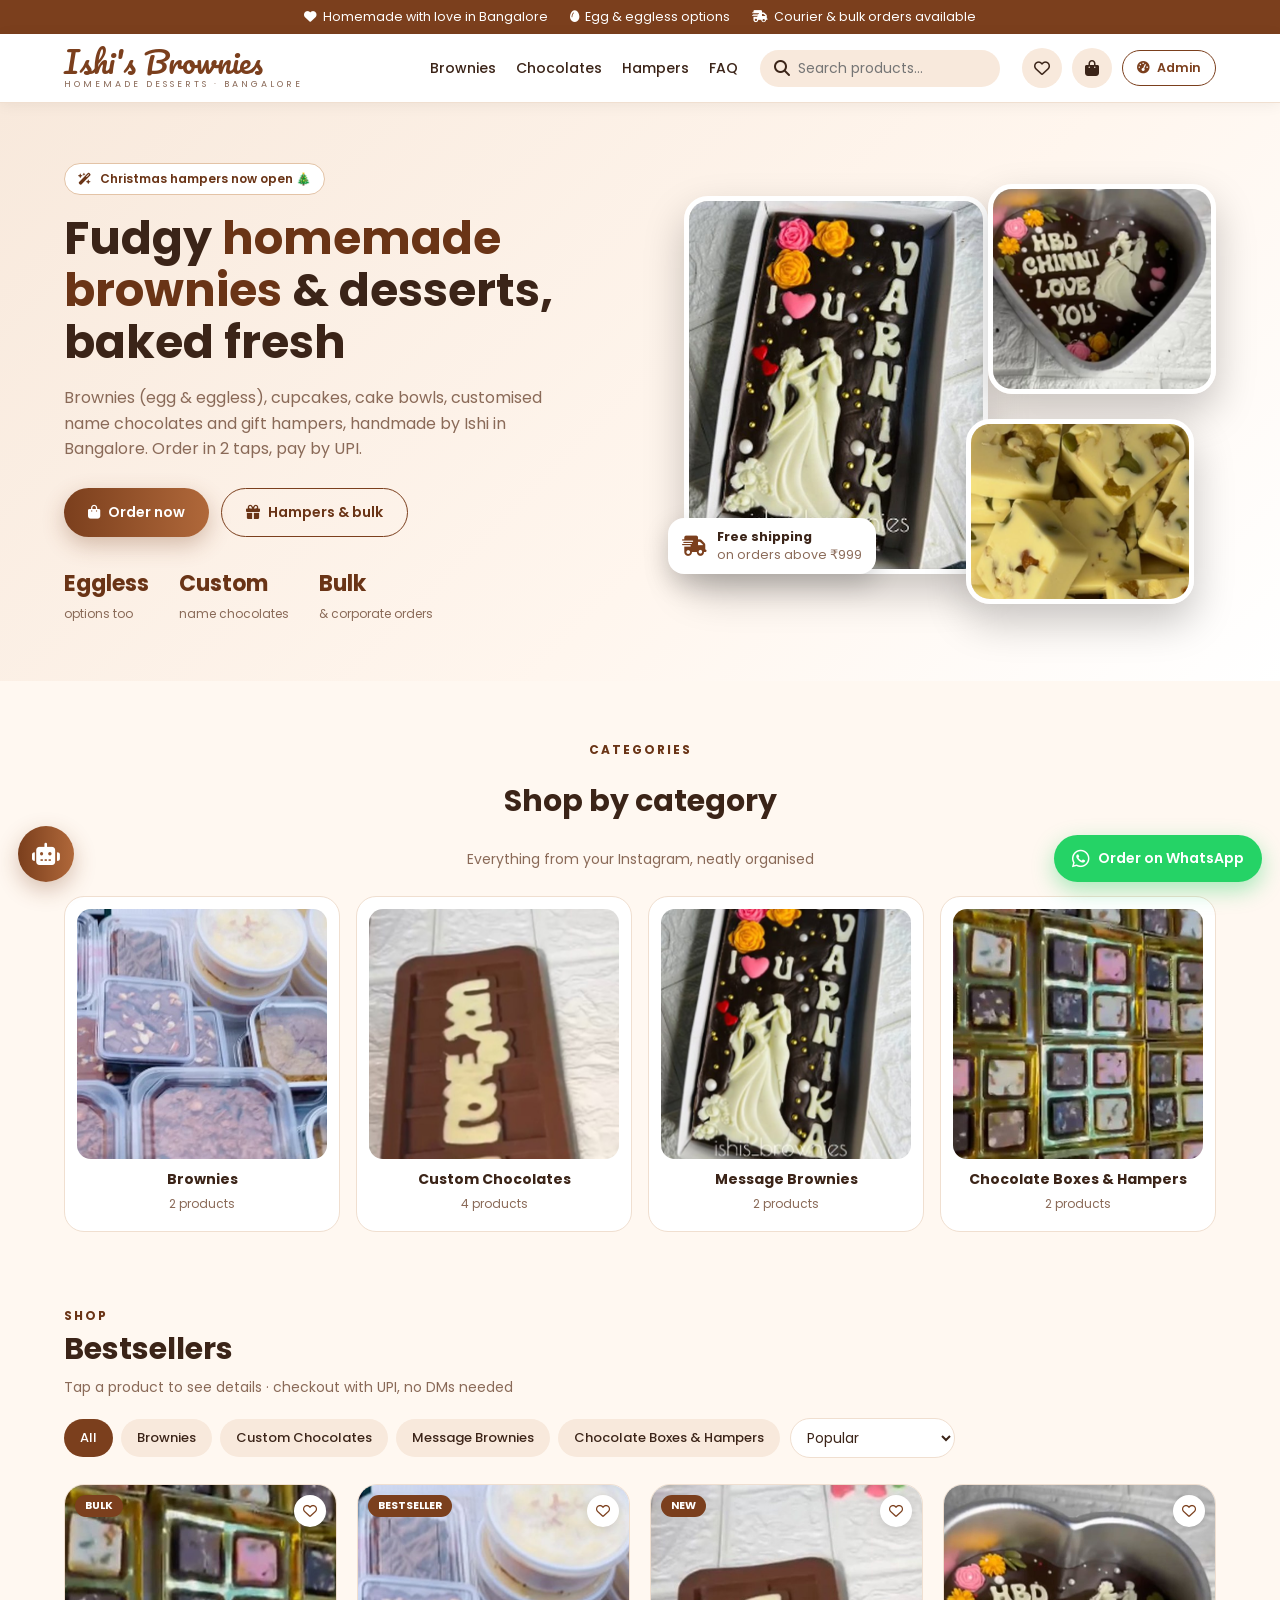
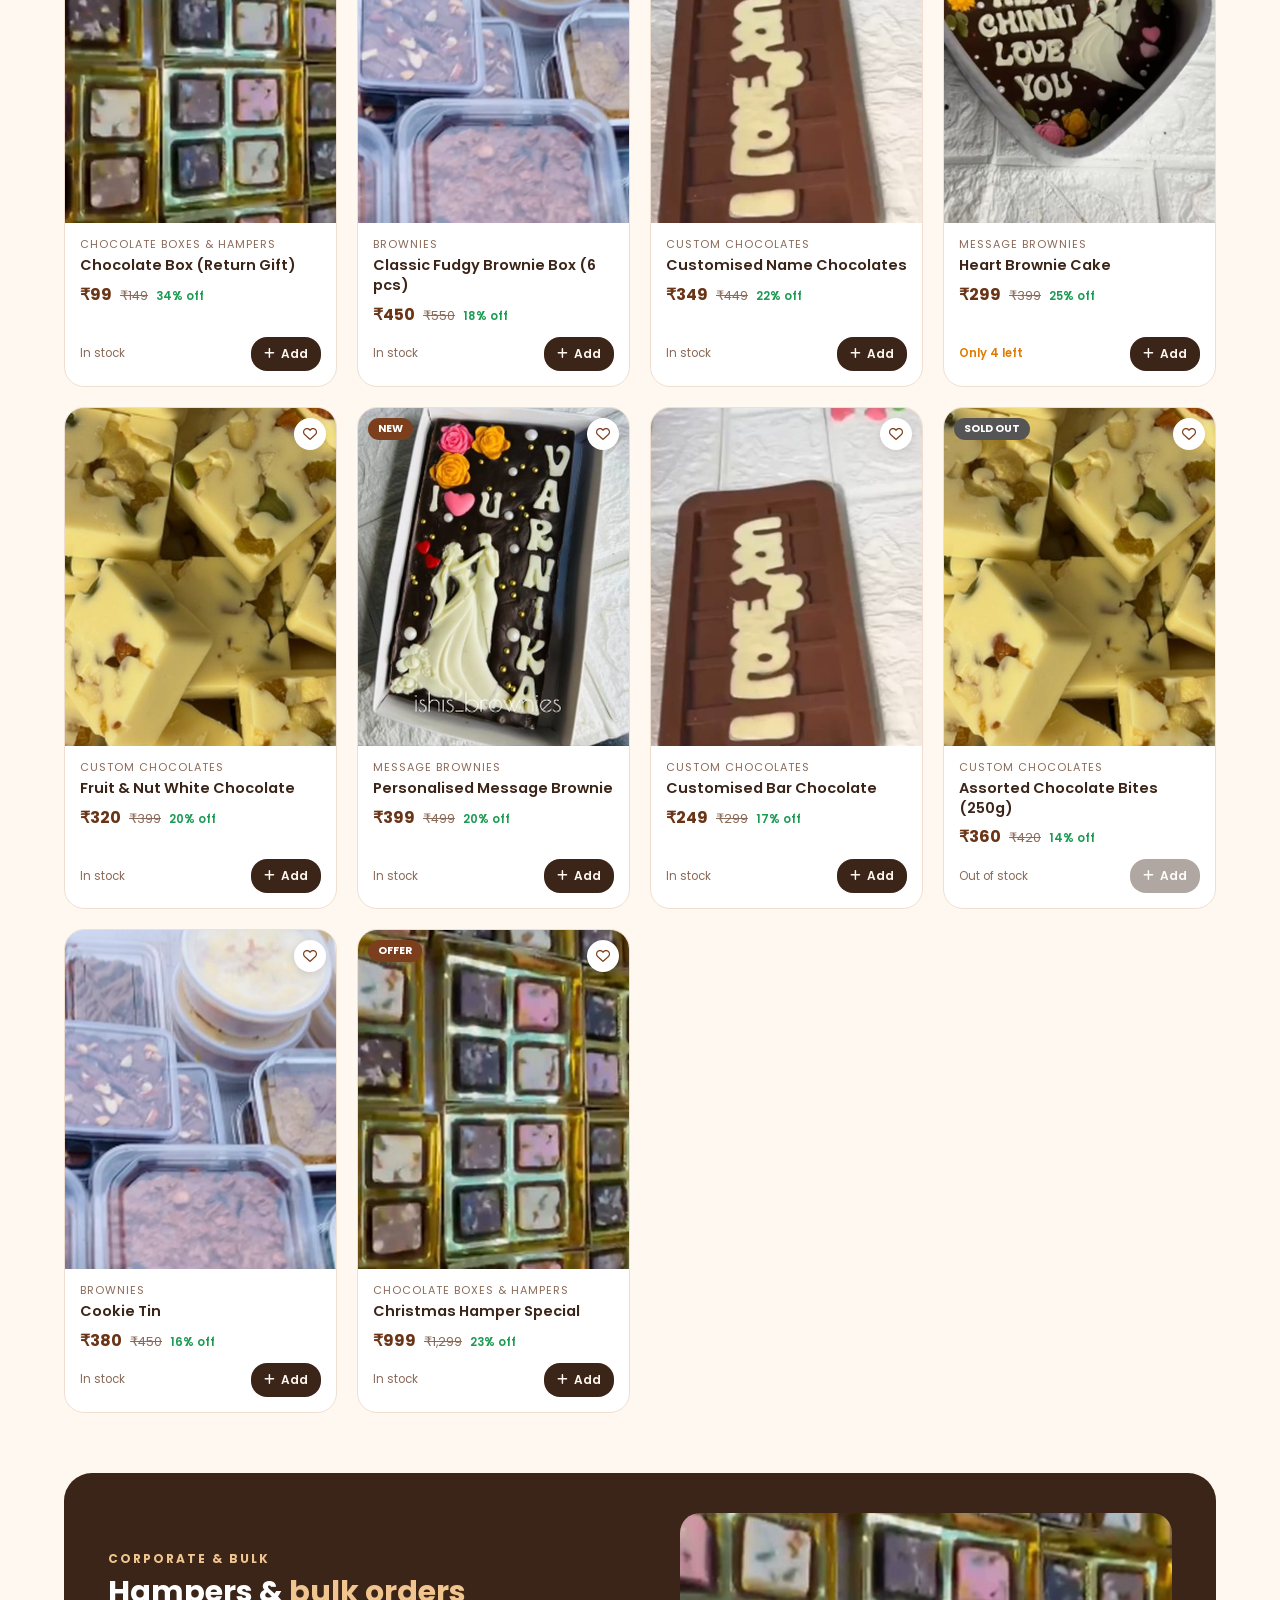
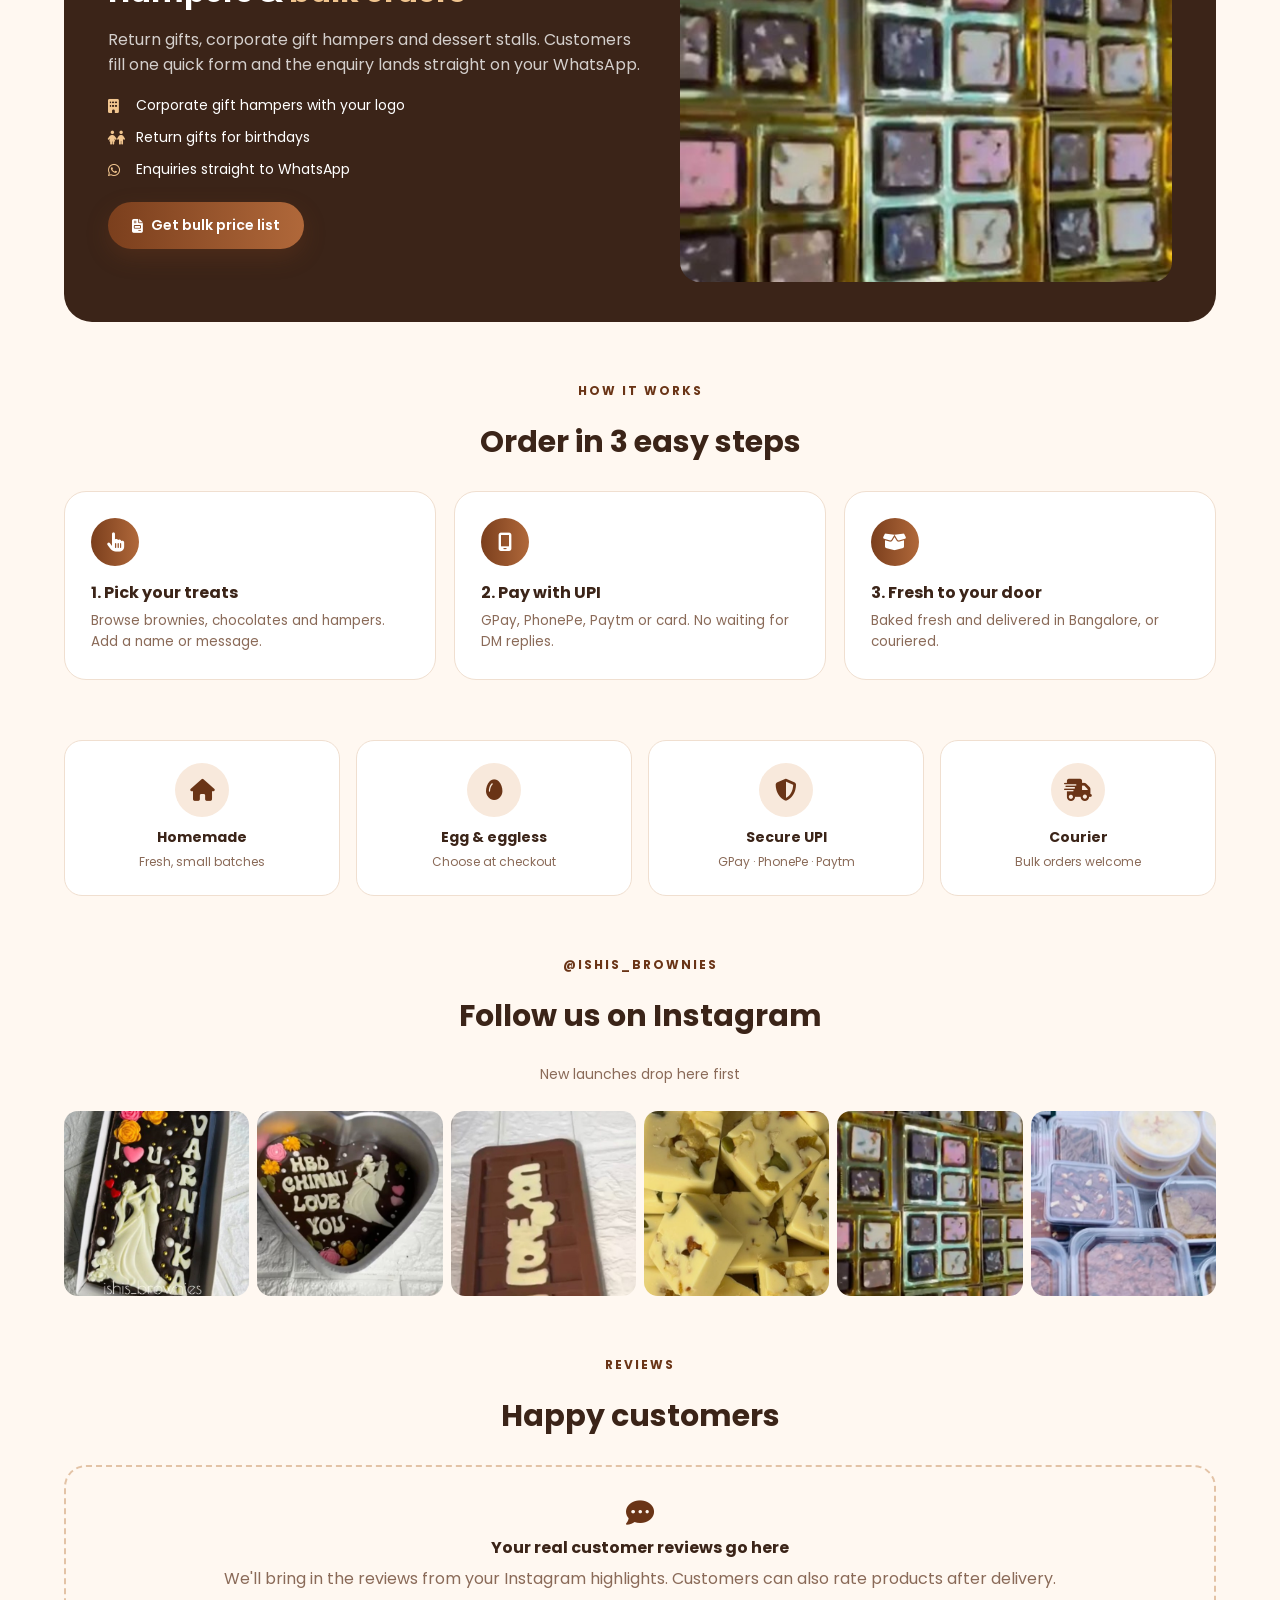
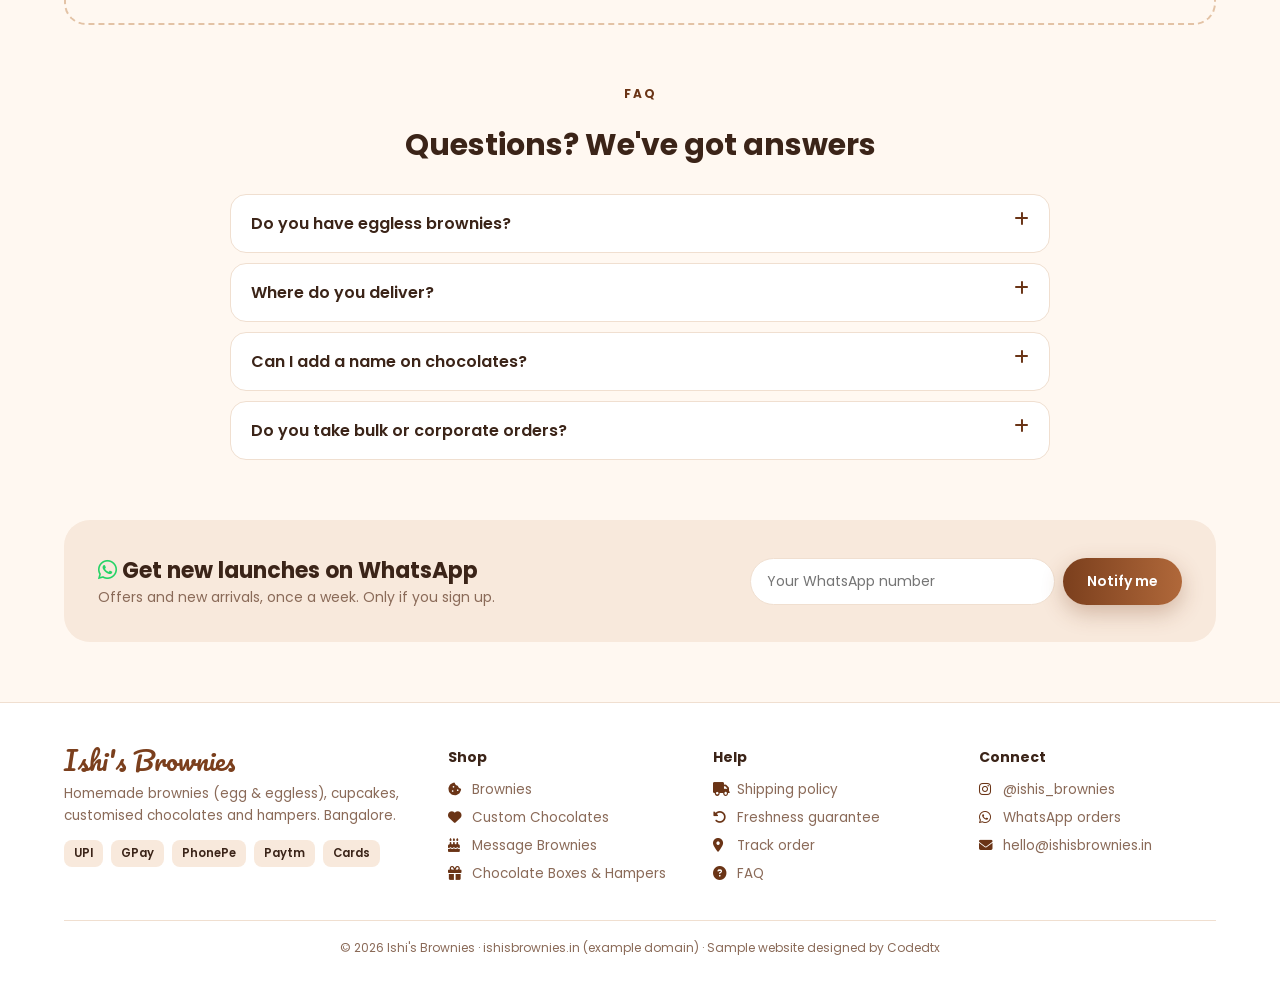
<file: admin/index.html>
<!DOCTYPE html>
<html lang="en">
<head>
<meta charset="UTF-8">
<meta name="viewport" content="width=device-width, initial-scale=1.0">
<title>Ishi's Brownies | Homemade Brownies & Custom Chocolates Bangalore</title>
<meta name="description" content="Order homemade brownies (egg & eggless), cupcakes, customised name chocolates and gift hampers in Bangalore. UPI checkout, bulk orders welcome.">
<meta property="og:title" content="Ishi's Brownies | Homemade Brownies & Custom Chocolates Bangalore">
<meta property="og:description" content="Order homemade brownies (egg & eggless), cupcakes, customised name chocolates and gift hampers in Bangalore. UPI checkout, bulk orders welcome.">
<meta property="og:image" content="img/p1.jpg">
<meta property="og:type" content="website">
<script type="application/ld+json">{"@context": "https://schema.org", "@type": "Bakery", "name": "Ishi's Brownies", "description": "Order homemade brownies (egg & eggless), cupcakes, customised name chocolates and gift hampers in Bangalore. UPI checkout, bulk orders welcome.", "address": {"@type": "PostalAddress", "addressLocality": "Bangalore", "addressRegion": "Karnataka", "addressCountry": "IN"}, "servesCuisine": "Desserts", "paymentAccepted": "UPI, Credit Card"}</script>
<link rel="stylesheet" href="assets/fonts.css">
<link rel="stylesheet" href="assets/fa.min.css">
<link rel="stylesheet" href="assets/app.css">
</head>
<body>
<div id="app"></div>
<script src="assets/config.js"></script>
<script src="assets/chart.umd.js"></script>
<script src="assets/app.js"></script>
</body>
</html>
</file>
<file: admin/assets/fonts.css>
@font-face{font-family:'Poppins';font-weight:400;font-style:normal;font-display:swap;src:url(fonts/poppins-latin-400-normal.woff2) format('woff2')}
@font-face{font-family:'Poppins';font-weight:500;font-style:normal;font-display:swap;src:url(fonts/poppins-latin-500-normal.woff2) format('woff2')}
@font-face{font-family:'Poppins';font-weight:600;font-style:normal;font-display:swap;src:url(fonts/poppins-latin-600-normal.woff2) format('woff2')}
@font-face{font-family:'Poppins';font-weight:700;font-style:normal;font-display:swap;src:url(fonts/poppins-latin-700-normal.woff2) format('woff2')}
@font-face{font-family:'Pacifico';font-weight:400;font-display:swap;src:url(fonts/pacifico-latin-400-normal.woff2) format('woff2')}
</file>
<file: admin/assets/app.css>
/* ========== Shared storefront + admin styles (themed via CSS variables set from config.js) ========== */
*{box-sizing:border-box;margin:0;padding:0}
html{scroll-behavior:smooth}
body{font-family:'Poppins',sans-serif;background:var(--bg);color:var(--text);-webkit-font-smoothing:antialiased}
a{color:inherit;text-decoration:none}
button{font-family:inherit;cursor:pointer;border:none;background:none;color:inherit}
input,select,textarea{font-family:inherit;font-size:14px}
img{display:block;max-width:100%}
.hidden{display:none!important}

/* ---------- STOREFRONT ---------- */
.s-bar{background:var(--primary);color:var(--onPrimary);font-size:12.5px;padding:8px 12px;text-align:center;display:flex;gap:22px;justify-content:center;flex-wrap:wrap}
.s-bar i{margin-right:6px}
.s-head{position:sticky;top:0;z-index:30;background:var(--surface);box-shadow:0 2px 14px rgba(0,0,0,.06);border-bottom:1px solid var(--line)}
.s-head-in{display:flex;align-items:center;gap:22px;padding:13px 5%}
.logo{font-family:var(--script);font-size:30px;color:var(--brandText);line-height:1;white-space:nowrap}
.logo small{display:block;font-family:'Poppins';font-size:9px;letter-spacing:3px;color:var(--muted);text-transform:uppercase;margin-top:3px}
.s-nav{display:flex;gap:20px;font-size:14px;font-weight:500;margin-left:auto}
.s-nav a:hover{color:var(--primary)}
.s-search{display:flex;align-items:center;gap:8px;background:var(--soft);border-radius:24px;padding:8px 14px;width:240px}
.s-search input{border:none;outline:none;background:none;color:var(--text);width:100%}
.s-icons{display:flex;gap:10px;align-items:center}
.icon-btn{width:40px;height:40px;border-radius:50%;display:inline-flex;align-items:center;justify-content:center;background:var(--soft);position:relative;font-size:16px}
.icon-btn .dot{position:absolute;top:-3px;right:-3px;background:var(--primary);color:var(--onPrimary);font-size:10px;font-weight:700;min-width:18px;height:18px;border-radius:9px;display:flex;align-items:center;justify-content:center;padding:0 4px}
.admin-link{font-size:12.5px;font-weight:600;border:1.5px solid var(--primary);color:var(--primary);padding:8px 14px;border-radius:20px;display:inline-flex;gap:7px;align-items:center}
.menu-btn{display:none}

.hero{display:grid;grid-template-columns:1.05fr 1fr;gap:40px;align-items:center;padding:60px 5% 56px;background:var(--heroBg)}
.tag{display:inline-flex;gap:8px;align-items:center;background:var(--surface);border:1px solid var(--line2);color:var(--primaryText);font-size:12px;font-weight:600;padding:6px 13px;border-radius:20px;margin-bottom:18px}
.hero h1{font-size:46px;line-height:1.13;font-weight:700}
.hero h1 em{font-style:normal;color:var(--primaryText)}
.hero p{color:var(--muted);font-size:16px;margin:16px 0 26px;max-width:480px;line-height:1.6}
.btns{display:flex;gap:12px;flex-wrap:wrap}
.btn{display:inline-flex;gap:8px;align-items:center;justify-content:center;padding:13px 24px;border-radius:30px;font-weight:600;font-size:14px;transition:.2s}
.btn.p{background:var(--primaryGrad);color:var(--onPrimary);box-shadow:0 8px 22px var(--glow)}
.btn.p:hover{transform:translateY(-2px)}
.btn.s{border:1.5px solid var(--primary);color:var(--primaryText);background:transparent}
.btn.sm{padding:8px 14px;font-size:12.5px}
.stats{display:flex;gap:30px;margin-top:30px}
.stats b{display:block;font-size:22px;color:var(--primaryText);white-space:nowrap}
.stats span{font-size:12px;color:var(--muted)}
.hero-art{position:relative;height:420px}
.hero-art img{position:absolute;object-fit:cover;border-radius:24px;box-shadow:0 18px 40px rgba(0,0,0,.22);border:5px solid var(--frame)}
.hero-art .h1{width:56%;height:90%;left:2%;top:3%}
.hero-art .h2{width:42%;height:50%;right:0;top:0}
.hero-art .h3{width:42%;height:44%;right:4%;bottom:0}
.float-badge{position:absolute;left:-6px;bottom:30px;background:var(--surface);color:var(--text);padding:10px 14px;border-radius:16px;box-shadow:0 10px 26px rgba(0,0,0,.18);font-size:12.5px;display:flex;gap:10px;align-items:center;z-index:2}
.float-badge i{color:var(--primary);font-size:20px}

.sec{padding:60px 5%}
.sec-h{display:flex;align-items:end;justify-content:space-between;gap:20px;margin-bottom:26px;flex-wrap:wrap}
.sec-h.c{flex-direction:column;align-items:center;text-align:center}
.sec-h h2{font-size:30px}
.sec-h p{color:var(--muted);font-size:14px;margin-top:5px}
.kicker{font-size:12px;font-weight:700;letter-spacing:2px;text-transform:uppercase;color:var(--primaryText)}

.cats{display:grid;grid-template-columns:repeat(auto-fit,minmax(150px,1fr));gap:16px}
.cat{background:var(--surface);border:1px solid var(--line);border-radius:20px;padding:12px 12px 16px;text-align:center;transition:.2s;cursor:pointer}
.cat:hover,.cat.on{border-color:var(--primary);transform:translateY(-3px)}
.cat .ci{width:100%;aspect-ratio:1/1;border-radius:14px;object-fit:cover;margin-bottom:10px}
.cat .cic{width:100%;aspect-ratio:1/1;border-radius:14px;margin-bottom:10px;background:var(--soft);display:flex;align-items:center;justify-content:center;font-size:34px;color:var(--primaryText)}
.cat b{font-size:14px;display:block}
.cat span{font-size:12px;color:var(--muted)}

.chips{display:flex;gap:8px;flex-wrap:wrap}
.chip{padding:8px 15px;border-radius:20px;background:var(--soft);font-size:13px;font-weight:500;border:1px solid transparent}
.chip.on{background:var(--primary);color:var(--onPrimary)}
.sort{padding:8px 12px;border-radius:20px;border:1px solid var(--line);background:var(--surface);color:var(--text)}

.grid{display:grid;grid-template-columns:repeat(4,1fr);gap:20px}
.card{background:var(--surface);border-radius:20px;overflow:hidden;border:1px solid var(--line);transition:.2s;display:flex;flex-direction:column}
.card:hover{box-shadow:0 14px 34px rgba(0,0,0,.12);transform:translateY(-3px)}
.card .im{position:relative;cursor:pointer;overflow:hidden}
.card .im img{width:100%;aspect-ratio:4/5;object-fit:cover;transition:.4s}
.card:hover .im img{transform:scale(1.05)}
.badge{position:absolute;top:10px;left:10px;background:var(--primary);color:var(--onPrimary);font-size:10.5px;font-weight:700;padding:3px 10px;border-radius:12px}
.badge.out{background:#555;color:#fff}
.wish{position:absolute;top:10px;right:10px;width:32px;height:32px;border-radius:50%;background:var(--surface);display:flex;align-items:center;justify-content:center;color:var(--primary);font-size:14px;box-shadow:0 2px 8px rgba(0,0,0,.12)}
.card .bd{padding:13px 15px 15px;display:flex;flex-direction:column;flex:1}
.card .ct{font-size:11px;color:var(--muted);text-transform:uppercase;letter-spacing:1px}
.card h3{font-size:14.5px;font-weight:600;margin:3px 0 6px;line-height:1.35}
.price{display:flex;gap:8px;align-items:baseline}
.price b{color:var(--primaryText);font-size:16px}
.price s{color:var(--muted);font-size:12.5px}
.price .off{font-size:11.5px;color:#1a9b52;font-weight:600}
.card .row{display:flex;justify-content:space-between;align-items:center;margin-top:auto;padding-top:10px}
.stock{font-size:11.5px;color:var(--muted)}
.stock.low{color:#e07b00;font-weight:600}
.add{background:var(--text);color:var(--bg);font-size:12px;font-weight:600;padding:8px 13px;border-radius:16px;display:inline-flex;gap:6px;align-items:center}
.add:disabled{opacity:.4;cursor:not-allowed}
.empty{grid-column:1/-1;text-align:center;padding:40px;color:var(--muted)}

.banner{display:grid;grid-template-columns:1.1fr 1fr;gap:30px;align-items:center;background:var(--bannerBg);color:#fff;border-radius:28px;padding:40px 44px;margin:0 5%;overflow:hidden}
.banner h2{font-size:30px}
.banner h2 em{font-style:normal;color:var(--accent)}
.banner p{color:rgba(255,255,255,.78);margin:12px 0 18px}
.banner ul{list-style:none;display:grid;gap:11px;margin-bottom:22px}
.banner li{display:flex;gap:10px;align-items:center;font-size:14px}
.banner li i{color:var(--accent);width:18px}
.banner img{width:100%;border-radius:20px;aspect-ratio:4/3;object-fit:cover}

.steps{display:grid;grid-template-columns:repeat(3,1fr);gap:18px}
.step{background:var(--surface);border:1px solid var(--line);border-radius:22px;padding:26px}
.step .n{width:48px;height:48px;border-radius:50%;background:var(--primaryGrad);color:var(--onPrimary);display:flex;align-items:center;justify-content:center;font-size:19px;margin-bottom:14px}
.step b{font-size:16px}
.step p{color:var(--muted);font-size:13.5px;margin-top:6px;line-height:1.55}

.trust{display:grid;grid-template-columns:repeat(4,1fr);gap:16px}
.t{background:var(--surface);border:1px solid var(--line);border-radius:18px;padding:22px;text-align:center}
.t i{font-size:22px;color:var(--primaryText);background:var(--soft);width:54px;height:54px;border-radius:50%;display:inline-flex;align-items:center;justify-content:center}
.t b{display:block;font-size:14px;margin-top:10px}
.t span{font-size:12px;color:var(--muted)}

.insta{display:grid;grid-template-columns:repeat(6,1fr);gap:8px}
.insta a{position:relative;border-radius:14px;overflow:hidden}
.insta img{width:100%;aspect-ratio:1/1;object-fit:cover}
.insta a:after{content:'\f16d';font-family:'Font Awesome 6 Brands';position:absolute;inset:0;display:flex;align-items:center;justify-content:center;font-size:26px;color:#fff;background:rgba(0,0,0,.35);opacity:0;transition:.2s}
.insta a:hover:after{opacity:1}

.rev{border:2px dashed var(--line2);border-radius:22px;padding:32px;text-align:center;color:var(--muted)}
.rev i{font-size:28px;color:var(--primaryText);margin-bottom:8px}
.rev b{display:block;color:var(--text);font-size:16px;margin-bottom:6px}

.faq{max-width:820px;margin:0 auto;display:grid;gap:10px}
.faq details{background:var(--surface);border:1px solid var(--line);border-radius:16px;padding:16px 20px}
.faq summary{font-weight:600;cursor:pointer;list-style:none;display:flex;justify-content:space-between;gap:10px}
.faq summary:after{content:'\f067';font-family:'Font Awesome 6 Free';font-weight:900;color:var(--primaryText)}
.faq details[open] summary:after{content:'\f068'}
.faq p{color:var(--muted);font-size:14px;margin-top:10px;line-height:1.6}

.news{background:var(--soft);border-radius:26px;padding:34px;display:flex;align-items:center;justify-content:space-between;gap:20px;flex-wrap:wrap;margin:0 5%}
.news h3{font-size:22px}
.news p{color:var(--muted);font-size:14px}
.news form{display:flex;gap:8px;flex-wrap:wrap}
.news input{padding:12px 16px;border-radius:24px;border:1px solid var(--line);background:var(--surface);color:var(--text);min-width:240px}

.s-foot{margin-top:60px;background:var(--surface);border-top:1px solid var(--line);padding:44px 5% 26px;display:grid;grid-template-columns:1.5fr 1fr 1fr 1fr;gap:28px;font-size:13.5px;color:var(--muted)}
.s-foot h4{color:var(--text);margin-bottom:12px;font-size:14px}
.s-foot li{list-style:none;margin-bottom:8px;display:flex;gap:8px;align-items:center}
.s-foot li i{color:var(--primaryText);width:16px}
.pay{display:flex;gap:8px;margin-top:14px;flex-wrap:wrap}
.pay span{background:var(--soft);border-radius:8px;padding:5px 10px;font-size:11.5px;font-weight:600;color:var(--text)}
.copy{grid-column:1/-1;border-top:1px solid var(--line);padding-top:18px;text-align:center;font-size:12px}

.wa-float{position:fixed;right:18px;bottom:18px;background:#25d366;color:#fff;font-weight:600;font-size:14px;padding:13px 18px;border-radius:30px;box-shadow:0 8px 22px rgba(37,211,102,.4);z-index:40;display:flex;gap:8px;align-items:center}
.wa-float i{font-size:20px}
.bot{position:fixed;left:18px;bottom:18px;z-index:40}
.bot-btn{width:56px;height:56px;border-radius:50%;background:var(--primaryGrad);color:var(--onPrimary);font-size:22px;box-shadow:0 8px 22px var(--glow)}
.bot-box{position:absolute;bottom:68px;left:0;width:300px;background:#fff;color:#222;border-radius:18px;box-shadow:0 14px 40px rgba(0,0,0,.25);overflow:hidden}
.bot-box header{background:var(--primaryGrad);color:var(--onPrimary);padding:12px 16px;font-weight:600;display:flex;gap:8px;align-items:center}
.bot-msgs{padding:12px;display:grid;gap:8px;max-height:260px;overflow:auto;font-size:13px}
.bot-msgs .m{background:#f2f2f6;padding:9px 12px;border-radius:12px 12px 12px 2px;max-width:85%}
.bot-msgs .m.u{background:var(--primary);color:var(--onPrimary);justify-self:end;border-radius:12px 12px 2px 12px}
.bot-q{display:flex;flex-wrap:wrap;gap:6px;padding:0 12px 12px}
.bot-q button{font-size:12px;border:1px solid #ddd;border-radius:14px;padding:5px 10px;color:#333}

/* drawer + modal */
.overlay{position:fixed;inset:0;background:rgba(0,0,0,.5);z-index:50;opacity:0;pointer-events:none;transition:.25s}
.overlay.on{opacity:1;pointer-events:auto}
.drawer{position:fixed;top:0;right:0;height:100%;width:400px;max-width:100%;background:var(--surface);color:var(--text);z-index:60;transform:translateX(100%);transition:.3s;display:flex;flex-direction:column}
.drawer.on{transform:none}
.drawer header{display:flex;justify-content:space-between;align-items:center;padding:18px 20px;border-bottom:1px solid var(--line);font-weight:700;font-size:17px}
.drawer .items{flex:1;overflow:auto;padding:14px 20px;display:grid;gap:14px;align-content:start}
.ci-row{display:grid;grid-template-columns:64px 1fr auto;gap:12px;align-items:center}
.ci-row img{width:64px;height:64px;border-radius:12px;object-fit:cover}
.ci-row b{font-size:13.5px;display:block}
.ci-row span{font-size:12.5px;color:var(--muted)}
.qty{display:flex;align-items:center;gap:8px;margin-top:4px}
.qty button{width:26px;height:26px;border-radius:50%;background:var(--soft);font-size:12px}
.drawer footer{padding:18px 20px;border-top:1px solid var(--line)}
.tot{display:flex;justify-content:space-between;font-weight:700;font-size:16px;margin-bottom:12px}
.modal{position:fixed;inset:0;z-index:70;display:flex;align-items:center;justify-content:center;padding:20px;pointer-events:none;opacity:0;transition:.2s}
.modal.on{opacity:1;pointer-events:auto}
.modal .box{background:var(--surface);color:var(--text);border-radius:24px;max-width:860px;width:100%;max-height:90vh;overflow:auto;position:relative;box-shadow:0 30px 80px rgba(0,0,0,.4)}
.modal .x{position:absolute;top:14px;right:14px;width:36px;height:36px;border-radius:50%;background:var(--soft);z-index:2}
.qv{display:grid;grid-template-columns:1fr 1fr}
.qv img{width:100%;height:100%;object-fit:cover;min-height:360px}
.qv .in{padding:30px}
.qv h2{font-size:24px;margin:6px 0 10px}
.qv p{color:var(--muted);font-size:14px;line-height:1.6;margin:12px 0 18px}
.form{padding:28px;display:grid;gap:12px}
.form h2{font-size:22px}
.f label{font-size:12.5px;font-weight:600;color:var(--muted);display:block;margin-bottom:5px}
.f input,.f select,.f textarea{width:100%;padding:11px 13px;border:1px solid var(--line);border-radius:12px;background:var(--bg);color:var(--text);outline:none}
.f input:focus,.f select:focus,.f textarea:focus{border-color:var(--primary)}
.f2{display:grid;grid-template-columns:1fr 1fr;gap:12px}
.upi{display:flex;gap:8px;flex-wrap:wrap}
.upi label{flex:1;min-width:90px;border:1px solid var(--line);border-radius:12px;padding:10px;text-align:center;font-size:12.5px;font-weight:600;cursor:pointer}
.upi input{display:none}
.upi input:checked+span{color:var(--primaryText)}
.upi label:has(input:checked){border-color:var(--primary);background:var(--soft)}
.toast{position:fixed;bottom:90px;left:50%;transform:translateX(-50%) translateY(20px);background:#222;color:#fff;padding:12px 20px;border-radius:24px;font-size:13.5px;z-index:90;opacity:0;transition:.25s;pointer-events:none;display:flex;gap:8px;align-items:center}
.toast.on{opacity:1;transform:translateX(-50%)}
.demo-ribbon{position:fixed;top:0;left:50%;transform:translateX(-50%);background:#111;color:#fff;font-size:11px;padding:3px 12px;border-radius:0 0 10px 10px;z-index:100;opacity:.85}

/* ---------- ADMIN ---------- */
.adm{--a-bg:#f5f6fa;--a-card:#fff;--a-text:#1f2433;--a-muted:#6b7285;--a-line:#e8eaf1;font-family:'Poppins',sans-serif;background:var(--a-bg);color:var(--a-text);min-height:100vh;display:grid;grid-template-columns:250px 1fr}
.side{background:#141826;color:#c9cede;padding:22px 16px;position:sticky;top:0;height:100vh;display:flex;flex-direction:column;gap:6px}
.side .logo{color:#fff;font-size:26px;padding:0 10px 18px;border-bottom:1px solid rgba(255,255,255,.08);margin-bottom:12px}
.side .logo small{color:#8b93ab}
.side a{display:flex;gap:12px;align-items:center;padding:11px 14px;border-radius:12px;font-size:14px;cursor:pointer}
.side a i{width:18px;text-align:center}
.side a:hover{background:rgba(255,255,255,.06);color:#fff}
.side a.on{background:var(--primary);color:var(--onPrimary)}
.side .cnt{margin-left:auto;background:rgba(255,255,255,.12);font-size:11px;padding:1px 8px;border-radius:10px}
.side a.on .cnt{background:rgba(0,0,0,.18)}
.side .bottom{margin-top:auto;font-size:12px;color:#8b93ab;padding:10px 14px;line-height:1.5}
.main{padding:24px 30px 50px;min-width:0}
.topbar{display:flex;align-items:center;justify-content:space-between;gap:14px;margin-bottom:22px;flex-wrap:wrap}
.topbar h1{font-size:24px}
.topbar p{color:var(--a-muted);font-size:13px}
.topbar .r{display:flex;gap:10px;align-items:center}
.abtn{display:inline-flex;gap:8px;align-items:center;padding:10px 16px;border-radius:12px;font-weight:600;font-size:13px;background:var(--a-card);border:1px solid var(--a-line);color:var(--a-text)}
.abtn.p{background:var(--primary);border-color:var(--primary);color:var(--onPrimary)}
.abtn.d{color:#d63a3a}
.avatar{width:38px;height:38px;border-radius:50%;background:var(--primary);color:var(--onPrimary);display:flex;align-items:center;justify-content:center;font-weight:700}
.kpis{display:grid;grid-template-columns:repeat(auto-fit,minmax(170px,1fr));gap:14px;margin-bottom:18px}
.kpi{background:var(--a-card);border:1px solid var(--a-line);border-radius:18px;padding:16px 18px;display:flex;gap:14px;align-items:center}
.kpi .ic{width:46px;height:46px;border-radius:14px;display:flex;align-items:center;justify-content:center;font-size:18px;flex-shrink:0}
.kpi b{font-size:22px;display:block;line-height:1.2}
.kpi span{font-size:12.5px;color:var(--a-muted)}
.kpi .tr{font-size:11.5px;font-weight:600}
.up{color:#1a9b52}.dn{color:#d63a3a}
.c-blue{background:#e8efff;color:#3b6cf6}.c-green{background:#e4f7ec;color:#1a9b52}.c-amber{background:#fff4e0;color:#e07b00}.c-red{background:#fde8e8;color:#d63a3a}.c-purple{background:#f1e9ff;color:#7b3fe4}.c-pink{background:#ffe8f1;color:#e8457c}.c-teal{background:#e0f6f6;color:#0f9b9b}
.row2{display:grid;grid-template-columns:1.6fr 1fr;gap:16px;margin-bottom:16px}
.row3{display:grid;grid-template-columns:repeat(3,1fr);gap:16px;margin-bottom:16px}
.row2e{display:grid;grid-template-columns:1fr 1fr;gap:16px;margin-bottom:16px}
.panel{background:var(--a-card);border:1px solid var(--a-line);border-radius:18px;padding:18px 20px;min-width:0}
.panel h3{font-size:15px;display:flex;justify-content:space-between;align-items:center;margin-bottom:14px;gap:10px}
.panel h3 small{font-weight:500;color:var(--a-muted);font-size:12px}
.chart-box{position:relative;height:260px}
.chart-box.sm{height:220px}
table{width:100%;border-collapse:collapse;font-size:13.5px}
th{text-align:left;font-size:11.5px;text-transform:uppercase;letter-spacing:.6px;color:var(--a-muted);font-weight:600;padding:10px 10px;border-bottom:1px solid var(--a-line);white-space:nowrap}
td{padding:11px 10px;border-bottom:1px solid var(--a-line);vertical-align:middle}
tr:last-child td{border-bottom:none}
.tw{overflow:auto}
.pimg{width:44px;height:44px;border-radius:10px;object-fit:cover}
.pill{display:inline-flex;align-items:center;gap:5px;font-size:11.5px;font-weight:600;padding:3px 10px;border-radius:12px;white-space:nowrap}
.p-green{background:#e4f7ec;color:#1a9b52}.p-amber{background:#fff4e0;color:#c26a00}.p-red{background:#fde8e8;color:#d63a3a}.p-blue{background:#e8efff;color:#3b6cf6}.p-grey{background:#eef0f4;color:#555}.p-purple{background:#f1e9ff;color:#7b3fe4}
.acts{display:flex;gap:6px}
.acts button{width:32px;height:32px;border-radius:9px;background:var(--a-bg);color:var(--a-muted)}
.acts button:hover{color:var(--primary)}
.tools{display:flex;gap:10px;flex-wrap:wrap;align-items:center;margin-bottom:14px}
.tools input,.tools select{padding:9px 13px;border:1px solid var(--a-line);border-radius:11px;background:var(--a-card);outline:none}
.bars{display:grid;gap:12px}
.bar-r{display:grid;grid-template-columns:120px 1fr 40px;gap:10px;align-items:center;font-size:13px}
.bar-r .tr2{height:10px;background:var(--a-bg);border-radius:6px;overflow:hidden}
.bar-r .tr2 div{height:100%;background:var(--primary);border-radius:6px}
.bar-r b{text-align:right}
.list{display:grid;gap:10px}
.li{display:flex;gap:12px;align-items:center;font-size:13.5px}
.li img{width:40px;height:40px;border-radius:10px;object-fit:cover}
.li .m{flex:1;min-width:0}
.li .m b{display:block;white-space:nowrap;overflow:hidden;text-overflow:ellipsis}
.li .m span{font-size:12px;color:var(--a-muted)}
.adm .f input,.adm .f select,.adm .f textarea{background:#fff;color:var(--a-text);border-color:var(--a-line)}
.adm .modal .box{background:#fff;color:var(--a-text)}
.adm .modal .x{background:var(--a-bg)}
.serp{border:1px solid var(--a-line);border-radius:14px;padding:16px 18px;font-family:Arial,sans-serif;background:#fff}
.serp .u{font-size:12.5px;color:#202124;display:flex;gap:8px;align-items:center}
.serp .u .fav{width:26px;height:26px;border-radius:50%;background:var(--primary);color:var(--onPrimary);display:flex;align-items:center;justify-content:center;font-size:12px;font-family:'Poppins'}
.serp .u small{display:block;color:#4d5156;font-size:12px}
.serp h4{color:#1a0dab;font-size:19px;font-weight:400;margin:8px 0 4px;line-height:1.3}
.serp p{color:#4d5156;font-size:13.5px;line-height:1.5}
.og{border:1px solid var(--a-line);border-radius:14px;overflow:hidden;background:#fff}
.og img{width:100%;height:170px;object-fit:cover}
.og div{padding:10px 14px;font-size:13px}
.og div small{color:#888;text-transform:uppercase;font-size:11px}
.score{display:flex;gap:18px;align-items:center}
.ring{width:110px;height:110px;border-radius:50%;display:flex;align-items:center;justify-content:center;flex-shrink:0}
.ring div{width:84px;height:84px;border-radius:50%;background:#fff;display:flex;flex-direction:column;align-items:center;justify-content:center}
.ring b{font-size:26px}
.ring span{font-size:11px;color:var(--a-muted)}
.checks{display:grid;gap:8px;font-size:13px}
.checks div{display:flex;gap:9px;align-items:flex-start}
.checks .ok{color:#1a9b52}.checks .bad{color:#d63a3a}.checks .warn{color:#e07b00}
.cc{font-size:11.5px;color:var(--a-muted);text-align:right;margin-top:3px}
.cc.bad{color:#d63a3a}
.seg{display:inline-flex;background:var(--a-bg);border-radius:11px;padding:3px}
.seg button{padding:7px 13px;border-radius:9px;font-size:12.5px;font-weight:600;color:var(--a-muted)}
.seg button.on{background:#fff;color:var(--a-text);box-shadow:0 1px 4px rgba(0,0,0,.08)}
.funnel{display:grid;gap:10px}
.fn{display:grid;grid-template-columns:130px 1fr 70px;gap:10px;align-items:center;font-size:13px}
.fn .b{height:30px;border-radius:8px;background:var(--primary);display:flex;align-items:center;padding-left:10px;color:var(--onPrimary);font-weight:600;font-size:12px;min-width:44px}
.note{font-size:11.5px;color:var(--a-muted);margin-top:10px}
.login{min-height:100vh;display:flex;align-items:center;justify-content:center;background:#141826;padding:20px}
.login .box{background:#fff;color:#1f2433;border-radius:24px;padding:36px;width:380px;max-width:100%;text-align:center}
.login .logo{color:var(--primary);font-size:34px;margin-bottom:6px}
.login p{color:#6b7285;font-size:13.5px;margin:6px 0 20px}
.toggle{position:relative;width:42px;height:24px;background:#cfd3df;border-radius:12px;cursor:pointer;flex-shrink:0;transition:.2s}
.toggle:after{content:'';position:absolute;top:3px;left:3px;width:18px;height:18px;border-radius:50%;background:#fff;transition:.2s}
.toggle.on{background:#1a9b52}.toggle.on:after{left:21px}
.set-row{display:flex;justify-content:space-between;align-items:center;gap:14px;padding:12px 0;border-bottom:1px solid var(--a-line);font-size:13.5px}
.set-row:last-child{border-bottom:none}
.set-row span{display:block;font-size:12px;color:var(--a-muted)}
.mob-top{display:none}

@media(max-width:1100px){.grid{grid-template-columns:repeat(3,1fr)}.row2,.row3,.row2e{grid-template-columns:1fr}.insta{grid-template-columns:repeat(3,1fr)}}
@media(max-width:820px){
  .s-nav,.s-search{display:none}
  .s-head-in{gap:12px}
  .admin-link span{display:none}
  .hero{grid-template-columns:1fr;text-align:center;padding:34px 5% 30px}
  .hero h1{font-size:31px}.hero p{margin:12px auto 22px}.btns,.stats{justify-content:center}.stats{gap:18px}.stats b{font-size:18px}
  .hero-art{height:310px}.float-badge{display:none}
  .sec{padding:42px 5%}
  .sec-h h2{font-size:24px}
  .grid{grid-template-columns:repeat(2,1fr);gap:12px}
  .card .bd{padding:11px 12px 13px}
  .add{padding:7px 10px}
  .banner{grid-template-columns:1fr;padding:28px 22px}
  .steps{grid-template-columns:1fr}
  .trust{grid-template-columns:repeat(2,1fr)}
  .s-foot{grid-template-columns:1fr 1fr}
  .qv{grid-template-columns:1fr}.qv img{min-height:260px;max-height:340px}
  .f2{grid-template-columns:1fr}
  .bot-box{width:270px}
  .adm{grid-template-columns:1fr}
  .side{position:fixed;left:0;top:0;z-index:80;width:250px;transform:translateX(-100%);transition:.25s}
  .side.on{transform:none}
  .mob-top{display:flex}
  .main{padding:16px 14px 40px}
}
</file>
